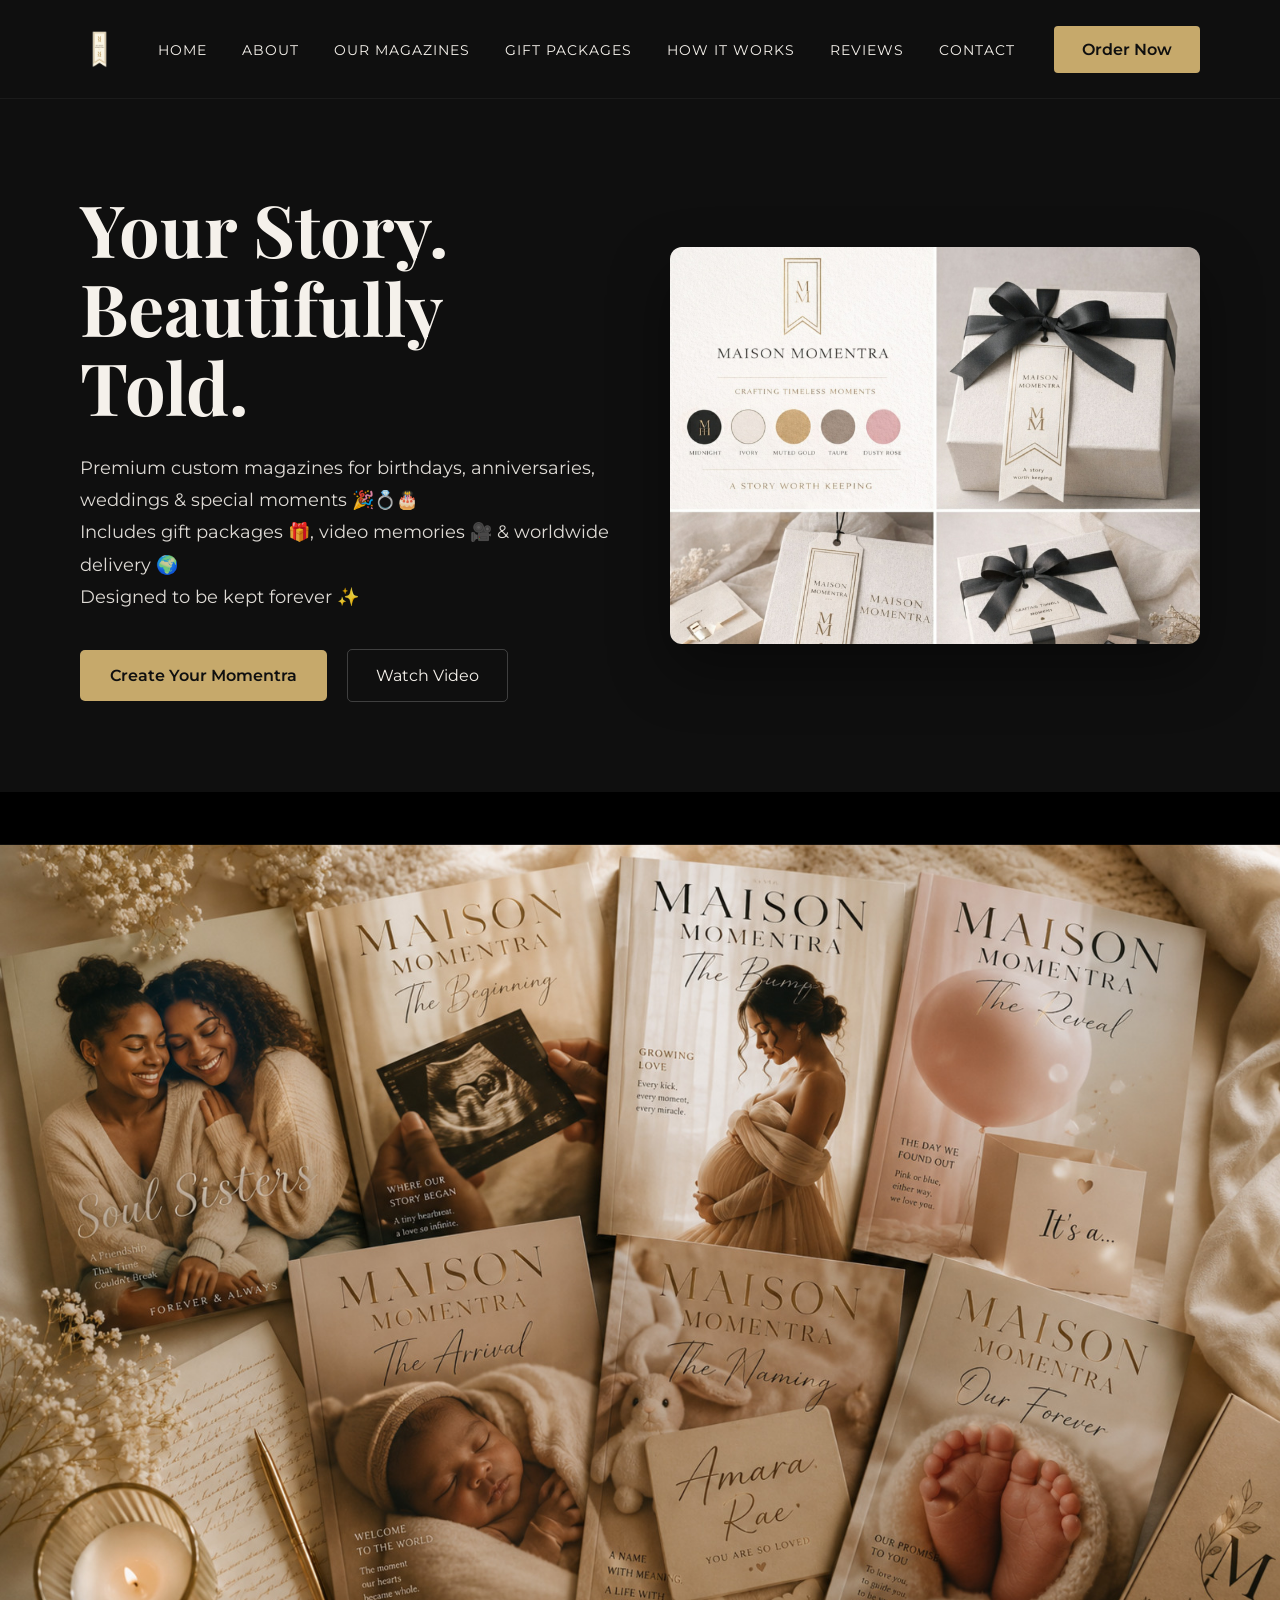
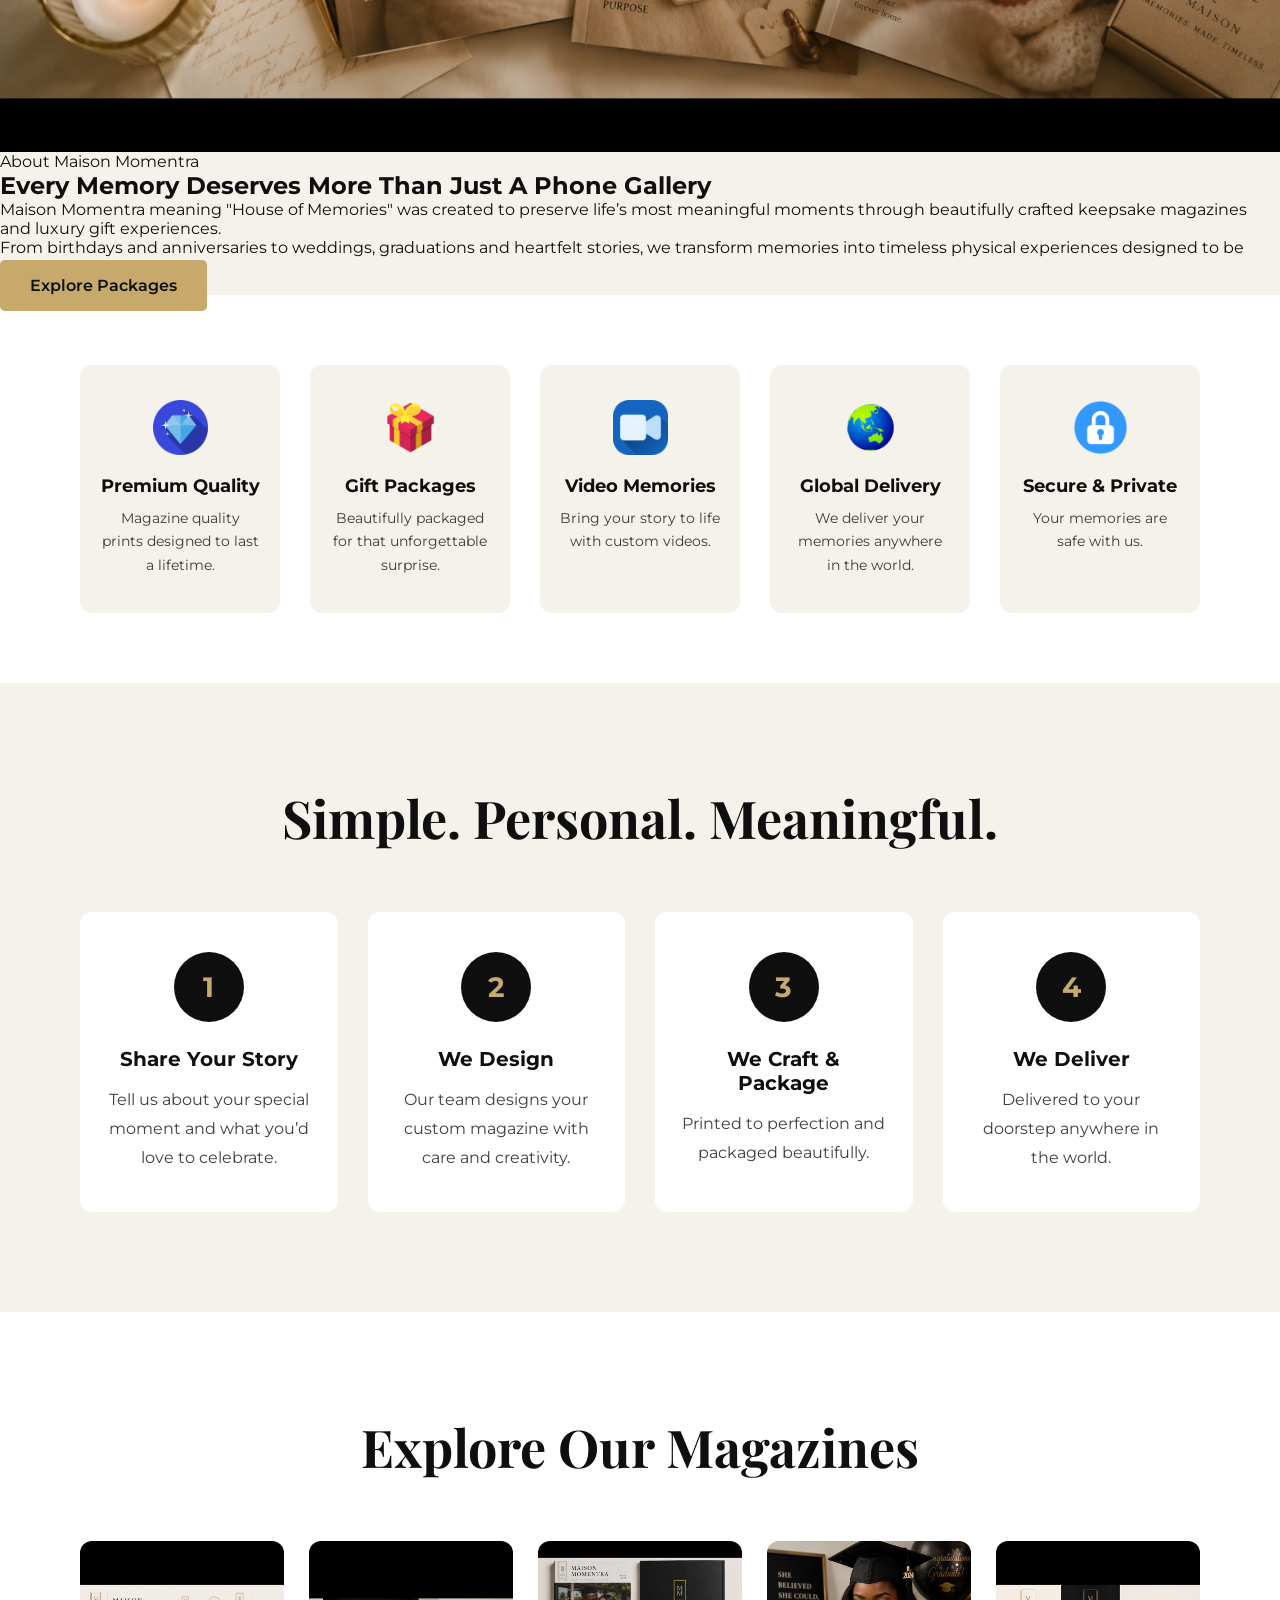
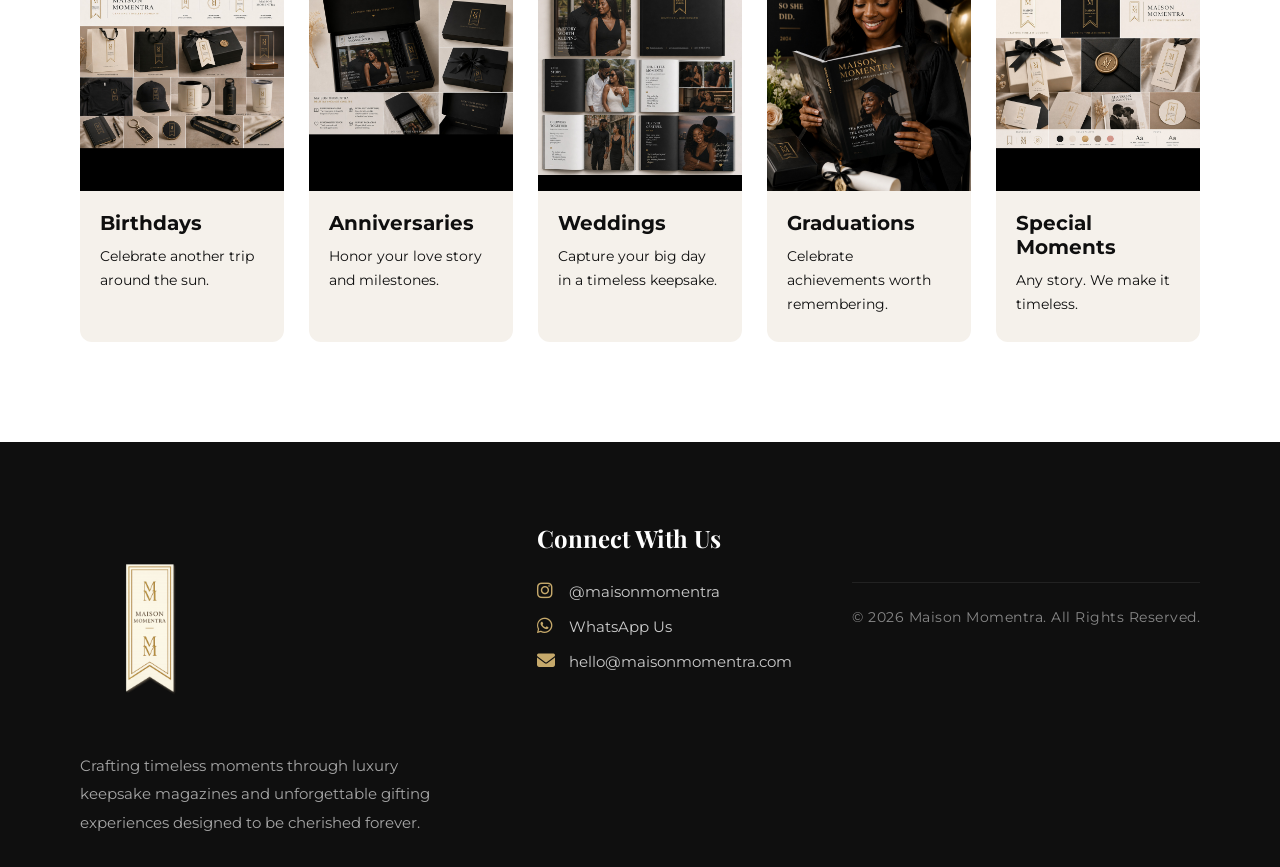
<file: index.html>
<!DOCTYPE html>
<html lang="en">
<head>
    <meta charset="UTF-8">
        <meta name="viewport" content="width=device-width, initial-scale=1.0">
            <title>Maison Momentra</title>
    <!-- Primary Meta Tags -->
<meta name="title" content="Maison Momentra">
<meta name="description" content="Premium custom magazines for birthdays, anniversaries, weddings & unforgettable moments. Beautifully crafted keepsake experiences with luxury packaging, video memories and worldwide delivery.">

<!-- Open Graph / Facebook -->
<meta property="og:type" content="website">
<meta property="og:url" content="https://maisonmomentra.com/">
<meta property="og:title" content="Maison Momentra">
<meta property="og:description" content="Premium custom magazines for birthdays, anniversaries, weddings & unforgettable moments. Beautifully crafted keepsake experiences with luxury packaging, video memories and worldwide delivery.">
<meta property="og:image" content="https://maisonmomentra.com/assets/images/social-preview.jpg">

<!-- Twitter / X -->
<meta property="twitter:card" content="summary_large_image">
<meta property="twitter:url" content="https://maisonmomentra.com/">
<meta property="twitter:title" content="Maison Momentra">
<meta property="twitter:description" content="Premium custom magazines for birthdays, anniversaries, weddings & unforgettable moments. Beautifully crafted keepsake experiences with luxury packaging, video memories and worldwide delivery.">
<meta property="twitter:image" content="https://maisonmomentra.com/assets/images/social-preview.jpg">

<!-- Theme Color -->
<meta name="theme-color" content="#0F0F0F">
                <link rel="icon" href="assets/favicon.ico" type="image/x-icon">
                    <link rel="stylesheet" href="css/style.css">
                        <link href="https://fonts.googleapis.com/css2?family=Playfair+Display:wght@400;700&family=Montserrat:wght@400;500;600&display=swap" rel="stylesheet">
    <link rel="stylesheet" href="https://cdnjs.cloudflare.com/ajax/libs/font-awesome/6.5.1/css/all.min.css">
                       </head>
                        <body>
                            <!-- Navigation -->
                                <header class="navbar">
                                        <div class="logo">
                                                    <img src="assets/images/logo.png" alt="Maison Momentra Logo">
                                                            </div>
                                                                    <nav>
                                                                                <ul>
                                                                                                <li><a href="#home">Home</a></li>
                                                                                                                <li><a href="#about">About</a></li>
                                                                                                                                <li><a href="#magazines">Our Magazines</a></li>
                                                                                                                                                <li><a href="#packages">Gift Packages</a></li>
                                                                                                                                                                <li><a href="#how-it-works">How it Works</a></li>
                                                                                                                                                                                <li><a href="#reviews">Reviews</a></li>
                                                                                                                                                                                                <li><a href="#contact">Contact</a></li>
                                                                                                                                                                                                            </ul>
                                                                                                                                                                                                                    </nav>
                                                                                                                                                                                                                            <a href="#order" class="btn-order">Order Now</a>
                                                                                                                                                                                                                                </header>

                                                                                                                                                                                                                                    <!-- Hero Section -->
                                                                                                                                                                                                                                        <section class="hero" id="home">
                                                                                                                                                                                                                                                <div class="hero-content">
                                                                                                                                                                                                                                                            <h1>Your Story. Beautifully Told.</h1>
                                                                                                                                                                                                                                                                        <p>Premium custom magazines for birthdays, anniversaries, weddings & special moments 🎉💍🎂<br>
                                                                                                                                                                                                                                                                                    Includes gift packages 🎁, video memories 🎥 & worldwide delivery 🌍<br>
                                                                                                                                                                                                                                                                                                Designed to be kept forever ✨</p>
                                                                                                                                                                                                                                                                                                            <div class="hero-buttons">
                                                                                                                                                                                                                                                                                                                            <a href="#order" class="btn-primary">Create Your Momentra</a>
                                                                                                                                                                                                                                                                                                                                            <a href="#watch-video" class="btn-secondary">Watch Video</a>
                                                                                                                                                                                                                                                                                                                                                        </div>
                                                                                                                                                                                                                                                                                                                                                                </div>
                                                                                                                                                                                                                                                                                                                                                                        <div class="hero-image">
                                                                                                                                                                                                                                                                                                                                                                                    <img src="assets/images/hero-magazine.jpg" alt="Maison Momentra Magazine">
                                                                                                                                                                                                                                                                                                                                                                                            </div>
                                                                                                                                                                                                                                                                                                                                                                                                </section>
                        </section>
                            <!-- About Section -->
<section class="about-section" id="about">

    <div class="about-image">
        <img src="assets/images/about-story.jpg" alt="Maison Momentra Story">
    </div>

    <div class="about-content">

        <span class="section-tag">
            About Maison Momentra
        </span>

        <h2>
            Every Memory Deserves More Than Just A Phone Gallery
        </h2>

        <p>
            Maison Momentra meaning "House of Memories" was created to preserve life’s most meaningful moments through beautifully crafted keepsake magazines and luxury gift experiences.
        </p>

        <p>
            From birthdays and anniversaries to weddings, graduations and heartfelt stories, we transform memories into timeless physical experiences designed to be cherished forever.
        </p>

        <a href="#packages" class="btn-primary">
            Explore Packages
        </a>

    </div>

</section>

                                                                                                                                                                                                                                                                                                                                                                                                    <!-- Features Section -->
                                                                                                                                                                                                                                                                                                                                                                                                        <section class="features">
                                                                                                                                                                                                                                                                                                                                                                                                                <div class="feature">
                                                                                                                                                                                                                                                                                                                                                                                                                            <img src="assets/images/icon-quality.png" alt="Premium Quality">
                                                                                                                                                                                                                                                                                                                                                                                                                                        <h3>Premium Quality</h3>
                                                                                                                                                                                                                                                                                                                                                                                                                                                    <p>Magazine quality prints designed to last a lifetime.</p>
                                                                                                                                                                                                                                                                                                                                                                                                                                                            </div>
                                                                                                                                                                                                                                                                                                                                                                                                                                                                    <div class="feature">
                                                                                                                                                                                                                                                                                                                                                                                                                                                                                <img src="assets/images/icon-gift.png" alt="Gift Packages">
                                                                                                                                                                                                                                                                                                                                                                                                                                                                                            <h3>Gift Packages</h3>
                                                                                                                                                                                                                                                                                                                                                                                                                                                                                                        <p>Beautifully packaged for that unforgettable surprise.</p>
                                                                                                                                                                                                                                                                                                                                                                                                                                                                                                                </div>
                                                                                                                                                                                                                                                                                                                                                                                                                                                                                                                        <div class="feature">
                                                                                                                                                                                                                                                                                                                                                                                                                                                                                                                                    <img src="assets/images/icon-video.png" alt="Video Memories">
                                                                                                                                                                                                                                                                                                                                                                                                                                                                                                                                                <h3>Video Memories</h3>
                                                                                                                                                                                                                                                                                                                                                                                                                                                                                                                                                            <p>Bring your story to life with custom videos.</p>
                                                                                                                                                                                                                                                                                                                                                                                                                                                                                                                                                                    </div>
                                                                                                                                                                                                                                                                                                                                                                                                                                                                                                                                                                            <div class="feature">
                                                                                                                                                                                                                                                                                                                                                                                                                                                                                                                                                                                        <img src="assets/images/icon-globe.png" alt="Global Delivery">
                                                                                                                                                                                                                                                                                                                                                                                                                                                                                                                                                                                                    <h3>Global Delivery</h3>
                                                                                                                                                                                                                                                                                                                                                                                                                                                                                                                                                                                                                <p>We deliver your memories anywhere in the world.</p>
                                                                                                                                                                                                                                                                                                                                                                                                                                                                                                                                                                                                                        </div>
                                                                                                                                                                                                                                                                                                                                                                                                                                                                                                                                                                                                                                <div class="feature">
                                                                                                                                                                                                                                                                                                                                                                                                                                                                                                                                                                                                                                            <img src="assets/images/icon-lock.png" alt="Secure">
                                                                                                                                                                                                                                                                                                                                                                                                                                                                                                                                                                                                                                                        <h3>Secure & Private</h3>
                                                                                                                                                                                                                                                                                                                                                                                                                                                                                                                                                                                                                                                                    <p>Your memories are safe with us.</p>
                                                                                                                                                                                                                                                                                                                                                                                                                                                                                                                                                                                                                                                                            </div>
                                                                                                                                                                                                                                                                                                                                                                                                                                                                                                                                                                                                                                                                                </section>

                                                                                                                                                                                                                                                                                                                                                                                                                                                                                                                                                                                                                                                                                    <!-- How It Works -->
                                                                                                                                                                                                                                                                                                                                                                                                                                                                                                                                                                                                                                                                                        <section class="how-it-works" id="how-it-works">
                                                                                                                                                                                                                                                                                                                                                                                                                                                                                                                                                                                                                                                                                                <h2>Simple. Personal. Meaningful.</h2>
                                                                                                                                                                                                                                                                                                                                                                                                                                                                                                                                                                                                                                                                                                        <div class="steps">
                                                                                                                                                                                                                                                                                                                                                                                                                                                                                                                                                                                                                                                                                                                    <div class="step">
                                                                                                                                                                                                                                                                                                                                                                                                                                                                                                                                                                                                                                                                                                                                    <span>1</span>
                                                                                                                                                                                                                                                                                                                                                                                                                                                                                                                                                                                                                                                                                                                                                    <h4>Share Your Story</h4>
                                                                                                                                                                                                                                                                                                                                                                                                                                                                                                                                                                                                                                                                                                                                                                    <p>Tell us about your special moment and what you’d love to celebrate.</p>
                                                                                                                                                                                                                                                                                                                                                                                                                                                                                                                                                                                                                                                                                                                                                                                </div>
                                                                                                                                                                                                                                                                                                                                                                                                                                                                                                                                                                                                                                                                                                                                                                                            <div class="step">
                                                                                                                                                                                                                                                                                                                                                                                                                                                                                                                                                                                                                                                                                                                                                                                                            <span>2</span>
                                                                                                                                                                                                                                                                                                                                                                                                                                                                                                                                                                                                                                                                                                                                                                                                                            <h4>We Design</h4>
                                                                                                                                                                                                                                                                                                                                                                                                                                                                                                                                                                                                                                                                                                                                                                                                                                            <p>Our team designs your custom magazine with care and creativity.</p>
                                                                                                                                                                                                                                                                                                                                                                                                                                                                                                                                                                                                                                                                                                                                                                                                                                                        </div>
                                                                                                                                                                                                                                                                                                                                                                                                                                                                                                                                                                                                                                                                                                                                                                                                                                                                    <div class="step">
                                                                                                                                                                                                                                                                                                                                                                                                                                                                                                                                                                                                                                                                                                                                                                                                                                                                                    <span>3</span>
                                                                                                                                                                                                                                                                                                                                                                                                                                                                                                                                                                                                                                                                                                                                                                                                                                                                                                    <h4>We Craft & Package</h4>
                                                                                                                                                                                                                                                                                                                                                                                                                                                                                                                                                                                                                                                                                                                                                                                                                                                                                                                    <p>Printed to perfection and packaged beautifully.</p>
                                                                                                                                                                                                                                                                                                                                                                                                                                                                                                                                                                                                                                                                                                                                                                                                                                                                                                                                </div>
                                                                                                                                                                                                                                                                                                                                                                                                                                                                                                                                                                                                                                                                                                                                                                                                                                                                                                                                            <div class="step">
                                                                                                                                                                                                                                                                                                                                                                                                                                                                                                                                                                                                                                                                                                                                                                                                                                                                                                                                                            <span>4</span>
                                                                                                                                                                                                                                                                                                                                                                                                                                                                                                                                                                                                                                                                                                                                                                                                                                                                                                                                                                            <h4>We Deliver</h4>
                                                                                                                                                                                                                                                                                                                                                                                                                                                                                                                                                                                                                                                                                                                                                                                                                                                                                                                                                                                            <p>Delivered to your doorstep anywhere in the world.</p>
                                                                                                                                                                                                                                                                                                                                                                                                                                                                                                                                                                                                                                                                                                                                                                                                                                                                                                                                                                                                        </div>
                                                                                                                                                                                                                                                                                                                                                                                                                                                                                                                                                                                                                                                                                                                                                                                                                                                                                                                                                                                                                </div>
                                                                                                                                                                                                                                                                                                                                                                                                                                                                                                                                                                                                                                                                                                                                                                                                                                                                                                                                                                                                                    </section>

                                                                                                                                                                                                                                                                                                                                                                                                                                                                                                                                                                                                                                                                                                                                                                                                                                                                                                                                                                                                                        <!-- Magazines Section -->
                                                                                                                                                                                                                                                                                                                                                                                                                                                                                                                                                                                                                                                                                                                                                                                                                                                                                                                                                                                                                            <section class="magazines" id="magazines">
                                                                                                                                                                                                                                                                                                                                                                                                                                                                                                                                                                                                                                                                                                                                                                                                                                                                                                                                                                                                                                    <h2>Explore Our Magazines</h2>
                                                                                                                                                                                                                                                                                                                                                                                                                                                                                                                                                                                                                                                                                                                                                                                                                                                                                                                                                                                                                                            <div class="magazine-cards">
                                                                                                                                                                                                                                                                                                                                                                                                                                                                                                                                                                                                                                                                                                                                                                                                                                                                                                                                                                                                                                                        <div class="card">
                                                                                                                                                                                                                                                                                                                                                                                                                                                                                                                                                                                                                                                                                                                                                                                                                                                                                                                                                                                                                                                                        <img src="assets/images/birthday.jpg" alt="Birthdays">
                                                                                                                                                                                                                                                                                                                                                                                                                                                                                                                                                                                                                                                                                                                                                                                                                                                                                                                                                                                                                                                                                        <h4>Birthdays</h4>
                                                                                                                                                                                                                                                                                                                                                                                                                                                                                                                                                                                                                                                                                                                                                                                                                                                                                                                                                                                                                                                                                                        <p>Celebrate another trip around the sun.</p>
                                                                                                                                                                                                                                                                                                                                                                                                                                                                                                                                                                                                                                                                                                                                                                                                                                                                                                                                                                                                                                                                                                                    </div>
                                                                                                                                                                                                                                                                                                                                                                                                                                                                                                                                                                                                                                                                                                                                                                                                                                                                                                                                                                                                                                                                                                                                <div class="card">
                                                                                                                                                                                                                                                                                                                                                                                                                                                                                                                                                                                                                                                                                                                                                                                                                                                                                                                                                                                                                                                                                                                                                <img src="assets/images/anniversary.jpg" alt="Anniversaries">
                                                                                                                                                                                                                                                                                                                                                                                                                                                                                                                                                                                                                                                                                                                                                                                                                                                                                                                                                                                                                                                                                                                                                                <h4>Anniversaries</h4>
                                                                                                                                                                                                                                                                                                                                                                                                                                                                                                                                                                                                                                                                                                                                                                                                                                                                                                                                                                                                                                                                                                                                                                                <p>Honor your love story and milestones.</p>
                                                                                                                                                                                                                                                                                                                                                                                                                                                                                                                                                                                                                                                                                                                                                                                                                                                                                                                                                                                                                                                                                                                                                                                            </div>
                                                                                                                                                                                                                                                                                                                                                                                                                                                                                                                                                                                                                                                                                                                                                                                                                                                                                                                                                                                                                                                                                                                                                                                                        <div class="card">
                                                                                                                                                                                                                                                                                                                                                                                                                                                                                                                                                                                                                                                                                                                                                                                                                                                                                                                                                                                                                                                                                                                                                                                                                        <img src="assets/images/wedding.jpg" alt="Weddings">
                                                                                                                                                                                                                                                                                                                                                                                                                                                                                                                                                                                                                                                                                                                                                                                                                                                                                                                                                                                                                                                                                                                                                                                                                                        <h4>Weddings</h4>
                                                                                                                                                                                                                                                                                                                                                                                                                                                                                                                                                                                                                                                                                                                                                                                                                                                                                                                                                                                                                                                                                                                                                                                                                                                        <p>Capture your big day in a timeless keepsake.</p>
                                                                                                                                                                                                                                                                                                                                                                                                                                                                                                                                                                                                                                                                                                                                                                                                                                                                                                                                                                                                                                                                                                                                                                                                                                                                    </div>
                                                                                                                                                                                                                                                                                                                                                                                                                                                                                                                                                                                                                                                                                                                                                                                                                                                                                                                                                                                                                                                                                                                                                                                                                                                                                <div class="card">
                                                                                                                                                                                                                                                                                                                                                                                                                                                                                                                                                                                                                                                                                                                                                                                                                                                                                                                                                                                                                                                                                                                                                                                                                                                                                                <img src="assets/images/graduation.jpg" alt="Graduations">
                                                                                                                                                                                                                                                                                                                                                                                                                                                                                                                                                                                                                                                                                                                                                                                                                                                                                                                                                                                                                                                                                                                                                                                                                                                                                                                <h4>Graduations</h4>
                                                                                                                                                                                                                                                                                                                                                                                                                                                                                                                                                                                                                                                                                                                                                                                                                                                                                                                                                                                                                                                                                                                                                                                                                                                                                                                                <p>Celebrate achievements worth remembering.</p>
                                                                                                                                                                                                                                                                                                                                                                                                                                                                                                                                                                                                                                                                                                                                                                                                                                                                                                                                                                                                                                                                                                                                                                                                                                                                                                                                            </div>
                                                                                                                                                                                                                                                                                                                                                                                                                                                                                                                                                                                                                                                                                                                                                                                                                                                                                                                                                                                                                                                                                                                                                                                                                                                                                                                                                        <div class="card">
                                                                                                                                                                                                                                                                                                                                                                                                                                                                                                                                                                                                                                                                                                                                                                                                                                                                                                                                                                                                                                                                                                                                                                                                                                                                                                                                                                        <img src="assets/images/special.jpg" alt="Special Moments">
                                                                                                                                                                                                                                                                                                                                                                                                                                                                                                                                                                                                                                                                                                                                                                                                                                                                                                                                                                                                                                                                                                                                                                                                                                                                                                                                                                                        <h4>Special Moments</h4>
                                                                                                                                                                                                                                                                                                                                                                                                                                                                                                                                                                                                                                                                                                                                                                                                                                                                                                                                                                                                                                                                                                                                                                                                                                                                                                                                                                                                        <p>Any story. We make it timeless.</p>
                                                                                                                                                                                                                                                                                                                                                                                                                                                                                                                                                                                                                                                                                                                                                                                                                                                                                                                                                                                                                                                                                                                                                                                                                                                                                                                                                                                                                    </div>
                                                                                                                                                                                                                                                                                                                                                                                                                                                                                                                                                                                                                                                                                                                                                                                                                                                                                                                                                                                                                                                                                                                                                                                                                                                                                                                                                                                                                            </div>
                                                                                                                                                                                                                                                                                                                                                                                                                                                                                                                                                                                                                                                                                                                                                                                                                                                                                                                                                                                                                                                                                                                                                                                                                                                                                                                                                                                                                                </section>

                                                                                                                                                                                                                                                                                                                                                                                                                                                                                                                                                                                                                                                                                                                                                                                                                                                                                                                                                                                                                                                                                                                                                                                                                                                                                                                                                                                                                                    <!-- Footer -->
<footer class="footer" id="contact">

    <div class="footer-container">

        <!-- Brand Info -->
        <div class="footer-brand">

            <img src="assets/images/logo.png" alt="Maison Momentra Logo">

            <p>
                Crafting timeless moments through luxury keepsake magazines and unforgettable gifting experiences designed to be cherished forever.
            </p>

        </div>


        <!-- Social Links -->
        <div class="footer-links">

            <h3>Connect With Us</h3>

            <a href="https://instagram.com/maisonmomentra" target="_blank">

                <i class="fa-brands fa-instagram"></i>

                @maisonmomentra

            </a>


            <a href="https://wa.me/2348120743733" target="_blank">

                <i class="fa-brands fa-whatsapp"></i>

                WhatsApp Us

            </a>


            <a href="mailto:hello@maisonmomentra.com">

                <i class="fa-solid fa-envelope"></i>

                hello@maisonmomentra.com

            </a>

        </div>


    <!-- Bottom -->
    <div class="footer-bottom">

        <p>
            © 2026 Maison Momentra. All Rights Reserved.
        </p>

    </div>

</footer>
</file>
<file: css/style.css>
/* =========================
   RESET & GLOBAL
   ========================= */
   *{
       margin:0;
           padding:0;
               box-sizing:border-box;
               }

               html{
                   scroll-behavior:smooth;
                   }

                   body{
                       font-family:'Montserrat', sans-serif;
                           background:#f5f1eb;
                               color:#0f0f0f;
                                   overflow-x:hidden;
                                   }

                                   img{
                                       width:100%;
                                           display:block;
                                           }

                                           a{
                                               text-decoration:none;
                                               }

                                               section{
                                                   width:100%;
                                                   }

                                                   /* =========================
                                                      VARIABLES
                                                      ========================= */
                                                      :root{
                                                          --black:#0F0F0F;
                                                              --cream:#F5F1EB;
                                                                  --gold:#C6A96B;
                                                                      --white:#ffffff;
                                                                          --transition:0.3s ease;
                                                                          }

                                                                          /* =========================
                                                                             NAVBAR
                                                                             ========================= */
                                                                             .navbar{
                                                                                 width:100%;
                                                                                     display:flex;
                                                                                         justify-content:space-between;
                                                                                             align-items:center;
                                                                                                 padding:20px 80px;
                                                                                                     background:var(--black);
                                                                                                         position:sticky;
                                                                                                             top:0;
                                                                                                                 z-index:999;
                                                                                                                     border-bottom:1px solid rgba(255,255,255,0.05);
                                                                                                                     }

                                                                                                                     .logo img{
                                                                                                                         height:58px;
                                                                                                                             width:auto;
                                                                                                                             }

                                                                                                                             .navbar nav ul{
                                                                                                                                 display:flex;
                                                                                                                                     gap:35px;
                                                                                                                                         list-style:none;
                                                                                                                                         }

                                                                                                                                         .navbar nav ul li a{
                                                                                                                                             color:var(--cream);
                                                                                                                                                 font-size:14px;
                                                                                                                                                     letter-spacing:1px;
                                                                                                                                                         text-transform:uppercase;
                                                                                                                                                             transition:var(--transition);
                                                                                                                                                                 position:relative;
                                                                                                                                                                 }

                                                                                                                                                                 .navbar nav ul li a:hover{
                                                                                                                                                                     color:var(--gold);
                                                                                                                                                                     }

                                                                                                                                                                     .navbar nav ul li a::after{
                                                                                                                                                                         content:'';
                                                                                                                                                                             position:absolute;
                                                                                                                                                                                 left:0;
                                                                                                                                                                                     bottom:-6px;
                                                                                                                                                                                         width:0%;
                                                                                                                                                                                             height:1px;
                                                                                                                                                                                                 background:var(--gold);
                                                                                                                                                                                                     transition:var(--transition);
                                                                                                                                                                                                     }

                                                                                                                                                                                                     .navbar nav ul li a:hover::after{
                                                                                                                                                                                                         width:100%;
                                                                                                                                                                                                         }

                                                                                                                                                                                                         .btn-order{
                                                                                                                                                                                                             padding:14px 28px;
                                                                                                                                                                                                                 background:var(--gold);
                                                                                                                                                                                                                     color:var(--black);
                                                                                                                                                                                                                         border-radius:4px;
                                                                                                                                                                                                                             font-weight:600;
                                                                                                                                                                                                                                 transition:var(--transition);
                                                                                                                                                                                                                                 }

                                                                                                                                                                                                                                 .btn-order:hover{
                                                                                                                                                                                                                                     transform:translateY(-3px);
                                                                                                                                                                                                                                         opacity:0.9;
                                                                                                                                                                                                                                         }

                                                                                                                                                                                                                                         /* =========================
                                                                                                                                                                                                                                            HERO SECTION
                                                                                                                                                                                                                                            ========================= */
                                                                                                                                                                                                                                            .hero{
                                                                                                                                                                                                                                                display:flex;
                                                                                                                                                                                                                                                    justify-content:space-between;
                                                                                                                                                                                                                                                        align-items:center;
                                                                                                                                                                                                                                                            gap:60px;
                                                                                                                                                                                                                                                                padding:90px 80px;
                                                                                                                                                                                                                                                                    background:var(--black);
                                                                                                                                                                                                                                                                        color:var(--cream);
                                                                                                                                                                                                                                                                        }

                                                                                                                                                                                                                                                                        .hero-content{
                                                                                                                                                                                                                                                                            flex:1;
                                                                                                                                                                                                                                                                            }

                                                                                                                                                                                                                                                                            .hero-content h1{
                                                                                                                                                                                                                                                                                font-family:'Playfair Display', serif;
                                                                                                                                                                                                                                                                                    font-size:72px;
                                                                                                                                                                                                                                                                                        line-height:1.1;
                                                                                                                                                                                                                                                                                            margin-bottom:25px;
                                                                                                                                                                                                                                                                                                font-weight:700;
                                                                                                                                                                                                                                                                                                }

                                                                                                                                                                                                                                                                                                .hero-content p{
                                                                                                                                                                                                                                                                                                    font-size:18px;
                                                                                                                                                                                                                                                                                                        line-height:1.8;
                                                                                                                                                                                                                                                                                                            margin-bottom:35px;
                                                                                                                                                                                                                                                                                                                max-width:650px;
                                                                                                                                                                                                                                                                                                                    opacity:0.9;
                                                                                                                                                                                                                                                                                                                    }

                                                                                                                                                                                                                                                                                                                    .hero-buttons{
                                                                                                                                                                                                                                                                                                                        display:flex;
                                                                                                                                                                                                                                                                                                                            align-items:center;
                                                                                                                                                                                                                                                                                                                                gap:20px;
                                                                                                                                                                                                                                                                                                                                    flex-wrap:wrap;
                                                                                                                                                                                                                                                                                                                                    }

                                                                                                                                                                                                                                                                                                                                    .btn-primary{
                                                                                                                                                                                                                                                                                                                                        background:var(--gold);
                                                                                                                                                                                                                                                                                                                                            color:var(--black);
                                                                                                                                                                                                                                                                                                                                                padding:16px 30px;
                                                                                                                                                                                                                                                                                                                                                    border-radius:5px;
                                                                                                                                                                                                                                                                                                                                                        font-weight:600;
                                                                                                                                                                                                                                                                                                                                                            transition:var(--transition);
                                                                                                                                                                                                                                                                                                                                                            }

                                                                                                                                                                                                                                                                                                                                                            .btn-primary:hover{
                                                                                                                                                                                                                                                                                                                                                                transform:translateY(-4px);
                                                                                                                                                                                                                                                                                                                                                                }

                                                                                                                                                                                                                                                                                                                                                                .btn-secondary{
                                                                                                                                                                                                                                                                                                                                                                    border:1px solid rgba(255,255,255,0.2);
                                                                                                                                                                                                                                                                                                                                                                        color:var(--cream);
                                                                                                                                                                                                                                                                                                                                                                            padding:16px 28px;
                                                                                                                                                                                                                                                                                                                                                                                border-radius:5px;
                                                                                                                                                                                                                                                                                                                                                                                    transition:var(--transition);
                                                                                                                                                                                                                                                                                                                                                                                    }

                                                                                                                                                                                                                                                                                                                                                                                    .btn-secondary:hover{
                                                                                                                                                                                                                                                                                                                                                                                        border-color:var(--gold);
                                                                                                                                                                                                                                                                                                                                                                                            color:var(--gold);
                                                                                                                                                                                                                                                                                                                                                                                            }

                                                                                                                                                                                                                                                                                                                                                                                            .hero-image{
                                                                                                                                                                                                                                                                                                                                                                                                flex:1;
                                                                                                                                                                                                                                                                                                                                                                                                    position:relative;
                                                                                                                                                                                                                                                                                                                                                                                                    }

                                                                                                                                                                                                                                                                                                                                                                                                    .hero-image img{
                                                                                                                                                                                                                                                                                                                                                                                                        border-radius:12px;
                                                                                                                                                                                                                                                                                                                                                                                                            box-shadow:0 25px 60px rgba(0,0,0,0.4);
                                                                                                                                                                                                                                                                                                                                                                                                            }

                                                                                                                                                                                                                                                                                                                                                                                                            /* =========================
                                                                                                                                                                                                                                                                                                                                                                                                               FEATURES
                                                                                                                                                                                                                                                                                                                                                                                                               ========================= */
                                                                                                                                                                                                                                                                                                                                                                                                               .features{
                                                                                                                                                                                                                                                                                                                                                                                                                   display:grid;
                                                                                                                                                                                                                                                                                                                                                                                                                       grid-template-columns:repeat(5,1fr);
                                                                                                                                                                                                                                                                                                                                                                                                                           gap:30px;
                                                                                                                                                                                                                                                                                                                                                                                                                               padding:70px 80px;
                                                                                                                                                                                                                                                                                                                                                                                                                                   background:var(--white);
                                                                                                                                                                                                                                                                                                                                                                                                                                   }

                                                                                                                                                                                                                                                                                                                                                                                                                                   .feature{
                                                                                                                                                                                                                                                                                                                                                                                                                                       background:var(--cream);
                                                                                                                                                                                                                                                                                                                                                                                                                                           padding:35px 20px;
                                                                                                                                                                                                                                                                                                                                                                                                                                               border-radius:12px;
                                                                                                                                                                                                                                                                                                                                                                                                                                                   text-align:center;
                                                                                                                                                                                                                                                                                                                                                                                                                                                       transition:var(--transition);
                                                                                                                                                                                                                                                                                                                                                                                                                                                       }

                                                                                                                                                                                                                                                                                                                                                                                                                                                       .feature:hover{
                                                                                                                                                                                                                                                                                                                                                                                                                                                           transform:translateY(-8px);
                                                                                                                                                                                                                                                                                                                                                                                                                                                           }

                                                                                                                                                                                                                                                                                                                                                                                                                                                           .feature img{
                                                                                                                                                                                                                                                                                                                                                                                                                                                               width:55px;
                                                                                                                                                                                                                                                                                                                                                                                                                                                                   margin:0 auto 20px;
                                                                                                                                                                                                                                                                                                                                                                                                                                                                   }

                                                                                                                                                                                                                                                                                                                                                                                                                                                                   .feature h3{
                                                                                                                                                                                                                                                                                                                                                                                                                                                                       margin-bottom:10px;
                                                                                                                                                                                                                                                                                                                                                                                                                                                                           font-size:18px;
                                                                                                                                                                                                                                                                                                                                                                                                                                                                           }

                                                                                                                                                                                                                                                                                                                                                                                                                                                                           .feature p{
                                                                                                                                                                                                                                                                                                                                                                                                                                                                               font-size:14px;
                                                                                                                                                                                                                                                                                                                                                                                                                                                                                   line-height:1.7;
                                                                                                                                                                                                                                                                                                                                                                                                                                                                                       opacity:0.8;
                                                                                                                                                                                                                                                                                                                                                                                                                                                                                       }

                                                                                                                                                                                                                                                                                                                                                                                                                                                                                       /* =========================
                                                                                                                                                                                                                                                                                                                                                                                                                                                                                          HOW IT WORKS
                                                                                                                                                                                                                                                                                                                                                                                                                                                                                          ========================= */
                                                                                                                                                                                                                                                                                                                                                                                                                                                                                          .how-it-works{
                                                                                                                                                                                                                                                                                                                                                                                                                                                                                              padding:100px 80px;
                                                                                                                                                                                                                                                                                                                                                                                                                                                                                                  text-align:center;
                                                                                                                                                                                                                                                                                                                                                                                                                                                                                                  }

                                                                                                                                                                                                                                                                                                                                                                                                                                                                                                  .how-it-works h2{
                                                                                                                                                                                                                                                                                                                                                                                                                                                                                                      font-family:'Playfair Display', serif;
                                                                                                                                                                                                                                                                                                                                                                                                                                                                                                          font-size:52px;
                                                                                                                                                                                                                                                                                                                                                                                                                                                                                                              margin-bottom:60px;
                                                                                                                                                                                                                                                                                                                                                                                                                                                                                                              }

                                                                                                                                                                                                                                                                                                                                                                                                                                                                                                              .steps{
                                                                                                                                                                                                                                                                                                                                                                                                                                                                                                                  display:grid;
                                                                                                                                                                                                                                                                                                                                                                                                                                                                                                                      grid-template-columns:repeat(4,1fr);
                                                                                                                                                                                                                                                                                                                                                                                                                                                                                                                          gap:30px;
                                                                                                                                                                                                                                                                                                                                                                                                                                                                                                                          }

                                                                                                                                                                                                                                                                                                                                                                                                                                                                                                                          .step{
                                                                                                                                                                                                                                                                                                                                                                                                                                                                                                                              background:var(--white);
                                                                                                                                                                                                                                                                                                                                                                                                                                                                                                                                  padding:40px 25px;
                                                                                                                                                                                                                                                                                                                                                                                                                                                                                                                                      border-radius:12px;
                                                                                                                                                                                                                                                                                                                                                                                                                                                                                                                                          transition:var(--transition);
                                                                                                                                                                                                                                                                                                                                                                                                                                                                                                                                          }

                                                                                                                                                                                                                                                                                                                                                                                                                                                                                                                                          .step:hover{
                                                                                                                                                                                                                                                                                                                                                                                                                                                                                                                                              transform:translateY(-8px);
                                                                                                                                                                                                                                                                                                                                                                                                                                                                                                                                              }

                                                                                                                                                                                                                                                                                                                                                                                                                                                                                                                                              .step span{
                                                                                                                                                                                                                                                                                                                                                                                                                                                                                                                                                  width:70px;
                                                                                                                                                                                                                                                                                                                                                                                                                                                                                                                                                      height:70px;
                                                                                                                                                                                                                                                                                                                                                                                                                                                                                                                                                          display:flex;
                                                                                                                                                                                                                                                                                                                                                                                                                                                                                                                                                              justify-content:center;
                                                                                                                                                                                                                                                                                                                                                                                                                                                                                                                                                                  align-items:center;
                                                                                                                                                                                                                                                                                                                                                                                                                                                                                                                                                                      background:var(--black);
                                                                                                                                                                                                                                                                                                                                                                                                                                                                                                                                                                          color:var(--gold);
                                                                                                                                                                                                                                                                                                                                                                                                                                                                                                                                                                              font-size:28px;
                                                                                                                                                                                                                                                                                                                                                                                                                                                                                                                                                                                  border-radius:50%;
                                                                                                                                                                                                                                                                                                                                                                                                                                                                                                                                                                                      margin:0 auto 25px;
                                                                                                                                                                                                                                                                                                                                                                                                                                                                                                                                                                                          font-weight:700;
                                                                                                                                                                                                                                                                                                                                                                                                                                                                                                                                                                                          }

                                                                                                                                                                                                                                                                                                                                                                                                                                                                                                                                                                                          .step h4{
                                                                                                                                                                                                                                                                                                                                                                                                                                                                                                                                                                                              margin-bottom:15px;
                                                                                                                                                                                                                                                                                                                                                                                                                                                                                                                                                                                                  font-size:20px;
                                                                                                                                                                                                                                                                                                                                                                                                                                                                                                                                                                                                  }

                                                                                                                                                                                                                                                                                                                                                                                                                                                                                                                                                                                                  .step p{
                                                                                                                                                                                                                                                                                                                                                                                                                                                                                                                                                                                                      line-height:1.8;
                                                                                                                                                                                                                                                                                                                                                                                                                                                                                                                                                                                                          opacity:0.8;
                                                                                                                                                                                                                                                                                                                                                                                                                                                                                                                                                                                                          }

                                                                                                                                                                                                                                                                                                                                                                                                                                                                                                                                                                                                          /* =========================
                                                                                                                                                                                                                                                                                                                                                                                                                                                                                                                                                                                                             MAGAZINES
                                                                                                                                                                                                                                                                                                                                                                                                                                                                                                                                                                                                             ========================= */
                                                                                                                                                                                                                                                                                                                                                                                                                                                                                                                                                                                                             .magazines{
                                                                                                                                                                                                                                                                                                                                                                                                                                                                                                                                                                                                                 padding:100px 80px;
                                                                                                                                                                                                                                                                                                                                                                                                                                                                                                                                                                                                                     background:var(--white);
                                                                                                                                                                                                                                                                                                                                                                                                                                                                                                                                                                                                                     }

                                                                                                                                                                                                                                                                                                                                                                                                                                                                                                                                                                                                                     .magazines h2{
                                                                                                                                                                                                                                                                                                                                                                                                                                                                                                                                                                                                                         text-align:center;
                                                                                                                                                                                                                                                                                                                                                                                                                                                                                                                                                                                                                             font-family:'Playfair Display', serif;
                                                                                                                                                                                                                                                                                                                                                                                                                                                                                                                                                                                                                                 font-size:52px;
                                                                                                                                                                                                                                                                                                                                                                                                                                                                                                                                                                                                                                     margin-bottom:60px;
                                                                                                                                                                                                                                                                                                                                                                                                                                                                                                                                                                                                                                     }

                                                                                                                                                                                                                                                                                                                                                                                                                                                                                                                                                                                                                                     .magazine-cards{
                                                                                                                                                                                                                                                                                                                                                                                                                                                                                                                                                                                                                                         display:grid;
                                                                                                                                                                                                                                                                                                                                                                                                                                                                                                                                                                                                                                             grid-template-columns:repeat(5,1fr);
                                                                                                                                                                                                                                                                                                                                                                                                                                                                                                                                                                                                                                                 gap:25px;
                                                                                                                                                                                                                                                                                                                                                                                                                                                                                                                                                                                                                                                 }

                                                                                                                                                                                                                                                                                                                                                                                                                                                                                                                                                                                                                                                 .card{
                                                                                                                                                                                                                                                                                                                                                                                                                                                                                                                                                                                                                                                     background:var(--cream);
                                                                                                                                                                                                                                                                                                                                                                                                                                                                                                                                                                                                                                                         border-radius:12px;
                                                                                                                                                                                                                                                                                                                                                                                                                                                                                                                                                                                                                                                             overflow:hidden;
                                                                                                                                                                                                                                                                                                                                                                                                                                                                                                                                                                                                                                                                 transition:var(--transition);
                                                                                                                                                                                                                                                                                                                                                                                                                                                                                                                                                                                                                                                                 }

                                                                                                                                                                                                                                                                                                                                                                                                                                                                                                                                                                                                                                                                 .card:hover{
                                                                                                                                                                                                                                                                                                                                                                                                                                                                                                                                                                                                                                                                     transform:translateY(-8px);
                                                                                                                                                                                                                                                                                                                                                                                                                                                                                                                                                                                                                                                                     }

                                                                                                                                                                                                                                                                                                                                                                                                                                                                                                                                                                                                                                                                     .card img{
                                                                                                                                                                                                                                                                                                                                                                                                                                                                                                                                                                                                                                                                         height:250px;
                                                                                                                                                                                                                                                                                                                                                                                                                                                                                                                                                                                                                                                                             object-fit:cover;
                                                                                                                                                                                                                                                                                                                                                                                                                                                                                                                                                                                                                                                                             }

                                                                                                                                                                                                                                                                                                                                                                                                                                                                                                                                                                                                                                                                             .card h4{
                                                                                                                                                                                                                                                                                                                                                                                                                                                                                                                                                                                                                                                                                 padding:20px 20px 10px;
                                                                                                                                                                                                                                                                                                                                                                                                                                                                                                                                                                                                                                                                                     font-size:20px;
                                                                                                                                                                                                                                                                                                                                                                                                                                                                                                                                                                                                                                                                                     }

                                                                                                                                                                                                                                                                                                                                                                                                                                                                                                                                                                                                                                                                                     .card p{
                                                                                                                                                                                                                                                                                                                                                                                                                                                                                                                                                                                                                                                                                         padding:0 20px 25px;
                                                                                                                                                                                                                                                                                                                                                                                                                                                                                                                                                                                                                                                                                             line-height:1.7;
                                                                                                                                                                                                                                                                                                                                                                                                                                                                                                                                                                                                                                                                                                 font-size:14px;
                                                                                                                                                                                                                                                                                                                                                                                                                                                                                                                                                                                                                                                                                                 }

                                                                                                                                                                                                                                                                                                                                                                                                                                                                                                                                                                                                                                                                                                 /* =========================
                                                                                                                                                                                                                                                                                                                                                                                                                                                                                                                                                                                                                                                                                                    FOOTER
                                                                                                                                                                                                                                                                                                                                                                                                                                                                                                                                                                                                                                                                                                    ========================= */
                                                                                                                                                                                                                                                                                                                                                                                                                                                                                                                                                                                                                                                                                                    footer{
                                                                                                                                                                                                                                                                                                                                                                                                                                                                                                                                                                                                                                                                                                        background:var(--black);
                                                                                                                                                                                                                                                                                                                                                                                                                                                                                                                                                                                                                                                                                                            color:var(--cream);
                                                                                                                                                                                                                                                                                                                                                                                                                                                                                                                                                                                                                                                                                                                padding:70px 80px 30px;
                                                                                                                                                                                                                                                                                                                                                                                                                                                                                                                                                                                                                                                                                                                }

                                                                                                                                                                                                                                                                                                                                                                                                                                                                                                                                                                                                                                                                                                                .footer-container{
                                                                                                                                                                                                                                                                                                                                                                                                                                                                                                                                                                                                                                                                                                                    display:grid;
                                                                                                                                                                                                                                                                                                                                                                                                                                                                                                                                                                                                                                                                                                                        grid-template-columns:2fr 1fr 1fr;
                                                                                                                                                                                                                                                                                                                                                                                                                                                                                                                                                                                                                                                                                                                            gap:50px;
                                                                                                                                                                                                                                                                                                                                                                                                                                                                                                                                                                                                                                                                                                                            }

                                                                                                                                                                                                                                                                                                                                                                                                                                                                                                                                                                                                                                                                                                                            .footer-brand img{
                                                                                                                                                                                                                                                                                                                                                                                                                                                                                                                                                                                                                                                                                                                                width:120px;
                                                                                                                                                                                                                                                                                                                                                                                                                                                                                                                                                                                                                                                                                                                                    margin-bottom:20px;
                                                                                                                                                                                                                                                                                                                                                                                                                                                                                                                                                                                                                                                                                                                                    }

                                                                                                                                                                                                                                                                                                                                                                                                                                                                                                                                                                                                                                                                                                                                    .footer-brand p{
                                                                                                                                                                                                                                                                                                                                                                                                                                                                                                                                                                                                                                                                                                                                        line-height:1.8;
                                                                                                                                                                                                                                                                                                                                                                                                                                                                                                                                                                                                                                                                                                                                            opacity:0.8;
                                                                                                                                                                                                                                                                                                                                                                                                                                                                                                                                                                                                                                                                                                                                            }

                                                                                                                                                                                                                                                                                                                                                                                                                                                                                                                                                                                                                                                                                                                                            .footer-links h4,
                                                                                                                                                                                                                                                                                                                                                                                                                                                                                                                                                                                                                                                                                                                                            .footer-contact h4{
                                                                                                                                                                                                                                                                                                                                                                                                                                                                                                                                                                                                                                                                                                                                                margin-bottom:20px;
                                                                                                                                                                                                                                                                                                                                                                                                                                                                                                                                                                                                                                                                                                                                                    color:var(--gold);
                                                                                                                                                                                                                                                                                                                                                                                                                                                                                                                                                                                                                                                                                                                                                    }

                                                                                                                                                                                                                                                                                                                                                                                                                                                                                                                                                                                                                                                                                                                                                    .footer-links ul{
                                                                                                                                                                                                                                                                                                                                                                                                                                                                                                                                                                                                                                                                                                                                                        list-style:none;
                                                                                                                                                                                                                                                                                                                                                                                                                                                                                                                                                                                                                                                                                                                                                        }

                                                                                                                                                                                                                                                                                                                                                                                                                                                                                                                                                                                                                                                                                                                                                        .footer-links ul li{
                                                                                                                                                                                                                                                                                                                                                                                                                                                                                                                                                                                                                                                                                                                                                            margin-bottom:12px;
                                                                                                                                                                                                                                                                                                                                                                                                                                                                                                                                                                                                                                                                                                                                                            }

                                                                                                                                                                                                                                                                                                                                                                                                                                                                                                                                                                                                                                                                                                                                                            .footer-links ul li a{
                                                                                                                                                                                                                                                                                                                                                                                                                                                                                                                                                                                                                                                                                                                                                                color:var(--cream);
                                                                                                                                                                                                                                                                                                                                                                                                                                                                                                                                                                                                                                                                                                                                                                    opacity:0.8;
                                                                                                                                                                                                                                                                                                                                                                                                                                                                                                                                                                                                                                                                                                                                                                        transition:var(--transition);
                                                                                                                                                                                                                                                                                                                                                                                                                                                                                                                                                                                                                                                                                                                                                                        }

                                                                                                                                                                                                                                                                                                                                                                                                                                                                                                                                                                                                                                                                                                                                                                        .footer-links ul li a:hover{
                                                                                                                                                                                                                                                                                                                                                                                                                                                                                                                                                                                                                                                                                                                                                                            color:var(--gold);
                                                                                                                                                                                                                                                                                                                                                                                                                                                                                                                                                                                                                                                                                                                                                                            }

                                                                                                                                                                                                                                                                                                                                                                                                                                                                                                                                                                                                                                                                                                                                                                            .footer-contact p{
                                                                                                                                                                                                                                                                                                                                                                                                                                                                                                                                                                                                                                                                                                                                                                                margin-bottom:12px;
                                                                                                                                                                                                                                                                                                                                                                                                                                                                                                                                                                                                                                                                                                                                                                                    opacity:0.8;
                                                                                                                                                                                                                                                                                                                                                                                                                                                                                                                                                                                                                                                                                                                                                                                    }

                                                                                                                                                                                                                                                                                                                                                                                                                                                                                                                                                                                                                                                                                                                                                                                    .footer-copy{
                                                                                                                                                                                                                                                                                                                                                                                                                                                                                                                                                                                                                                                                                                                                                                                        margin-top:50px;
                                                                                                                                                                                                                                                                                                                                                                                                                                                                                                                                                                                                                                                                                                                                                                                            text-align:center;
                                                                                                                                                                                                                                                                                                                                                                                                                                                                                                                                                                                                                                                                                                                                                                                                border-top:1px solid rgba(255,255,255,0.08);
                                                                                                                                                                                                                                                                                                                                                                                                                                                                                                                                                                                                                                                                                                                                                                                                    padding-top:25px;
                                                                                                                                                                                                                                                                                                                                                                                                                                                                                                                                                                                                                                                                                                                                                                                                        opacity:0.7;
                                                                                                                                                                                                                                                                                                                                                                                                                                                                                                                                                                                                                                                                                                                                                                                                            font-size:14px;
                                                                                                                                                                                                                                                                                                                                                                                                                                                                                                                                                                                                                                                                                                                                                                                                            }

                                                                                                                                                                                                                                                                                                                                                                                                                                                                                                                                                                                                                                                                                                                                                                                                            /* =========================
                                                                                                                                                                                                                                                                                                                                                                                                                                                                                                                                                                                                                                                                                                                                                                                                               RESPONSIVE DESIGN
                                                                                                                                                                                                                                                                                                                                                                                                                                                                                                                                                                                                                                                                                                                                                                                                               ========================= */

                                                                                                                                                                                                                                                                                                                                                                                                                                                                                                                                                                                                                                                                                                                                                                                                               @media(max-width:1200px){

                                                                                                                                                                                                                                                                                                                                                                                                                                                                                                                                                                                                                                                                                                                                                                                                                   .features{
                                                                                                                                                                                                                                                                                                                                                                                                                                                                                                                                                                                                                                                                                                                                                                                                                           grid-template-columns:repeat(3,1fr);
                                                                                                                                                                                                                                                                                                                                                                                                                                                                                                                                                                                                                                                                                                                                                                                                                               }

                                                                                                                                                                                                                                                                                                                                                                                                                                                                                                                                                                                                                                                                                                                                                                                                                                   .magazine-cards{
                                                                                                                                                                                                                                                                                                                                                                                                                                                                                                                                                                                                                                                                                                                                                                                                                                           grid-template-columns:repeat(3,1fr);
                                                                                                                                                                                                                                                                                                                                                                                                                                                                                                                                                                                                                                                                                                                                                                                                                                               }

                                                                                                                                                                                                                                                                                                                                                                                                                                                                                                                                                                                                                                                                                                                                                                                                                                               }

                                                                                                                                                                                                                                                                                                                                                                                                                                                                                                                                                                                                                                                                                                                                                                                                                                               @media(max-width:992px){

                                                                                                                                                                                                                                                                                                                                                                                                                                                                                                                                                                                                                                                                                                                                                                                                                                                   .navbar{
                                                                                                                                                                                                                                                                                                                                                                                                                                                                                                                                                                                                                                                                                                                                                                                                                                                           padding:20px 40px;
                                                                                                                                                                                                                                                                                                                                                                                                                                                                                                                                                                                                                                                                                                                                                                                                                                                                   flex-wrap:wrap;
                                                                                                                                                                                                                                                                                                                                                                                                                                                                                                                                                                                                                                                                                                                                                                                                                                                                           gap:20px;
                                                                                                                                                                                                                                                                                                                                                                                                                                                                                                                                                                                                                                                                                                                                                                                                                                                                               }

                                                                                                                                                                                                                                                                                                                                                                                                                                                                                                                                                                                                                                                                                                                                                                                                                                                                                   .navbar nav ul{
                                                                                                                                                                                                                                                                                                                                                                                                                                                                                                                                                                                                                                                                                                                                                                                                                                                                                           gap:20px;
                                                                                                                                                                                                                                                                                                                                                                                                                                                                                                                                                                                                                                                                                                                                                                                                                                                                                                   flex-wrap:wrap;
                                                                                                                                                                                                                                                                                                                                                                                                                                                                                                                                                                                                                                                                                                                                                                                                                                                                                                       }

                                                                                                                                                                                                                                                                                                                                                                                                                                                                                                                                                                                                                                                                                                                                                                                                                                                                                                           .hero{
                                                                                                                                                                                                                                                                                                                                                                                                                                                                                                                                                                                                                                                                                                                                                                                                                                                                                                                   flex-direction:column;
                                                                                                                                                                                                                                                                                                                                                                                                                                                                                                                                                                                                                                                                                                                                                                                                                                                                                                                           text-align:center;
                                                                                                                                                                                                                                                                                                                                                                                                                                                                                                                                                                                                                                                                                                                                                                                                                                                                                                                                   padding:80px 40px;
                                                                                                                                                                                                                                                                                                                                                                                                                                                                                                                                                                                                                                                                                                                                                                                                                                                                                                                                       }

                                                                                                                                                                                                                                                                                                                                                                                                                                                                                                                                                                                                                                                                                                                                                                                                                                                                                                                                           .hero-content h1{
                                                                                                                                                                                                                                                                                                                                                                                                                                                                                                                                                                                                                                                                                                                                                                                                                                                                                                                                                   font-size:58px;
                                                                                                                                                                                                                                                                                                                                                                                                                                                                                                                                                                                                                                                                                                                                                                                                                                                                                                                                                       }

                                                                                                                                                                                                                                                                                                                                                                                                                                                                                                                                                                                                                                                                                                                                                                                                                                                                                                                                                           .hero-content p{
                                                                                                                                                                                                                                                                                                                                                                                                                                                                                                                                                                                                                                                                                                                                                                                                                                                                                                                                                                   margin:auto;
                                                                                                                                                                                                                                                                                                                                                                                                                                                                                                                                                                                                                                                                                                                                                                                                                                                                                                                                                                           margin-bottom:35px;
                                                                                                                                                                                                                                                                                                                                                                                                                                                                                                                                                                                                                                                                                                                                                                                                                                                                                                                                                                               }

                                                                                                                                                                                                                                                                                                                                                                                                                                                                                                                                                                                                                                                                                                                                                                                                                                                                                                                                                                                   .hero-buttons{
                                                                                                                                                                                                                                                                                                                                                                                                                                                                                                                                                                                                                                                                                                                                                                                                                                                                                                                                                                                           justify-content:center;
                                                                                                                                                                                                                                                                                                                                                                                                                                                                                                                                                                                                                                                                                                                                                                                                                                                                                                                                                                                               }

                                                                                                                                                                                                                                                                                                                                                                                                                                                                                                                                                                                                                                                                                                                                                                                                                                                                                                                                                                                                   .features{
                                                                                                                                                                                                                                                                                                                                                                                                                                                                                                                                                                                                                                                                                                                                                                                                                                                                                                                                                                                                           grid-template-columns:repeat(2,1fr);
                                                                                                                                                                                                                                                                                                                                                                                                                                                                                                                                                                                                                                                                                                                                                                                                                                                                                                                                                                                                                   padding:60px 40px;
                                                                                                                                                                                                                                                                                                                                                                                                                                                                                                                                                                                                                                                                                                                                                                                                                                                                                                                                                                                                                       }

                                                                                                                                                                                                                                                                                                                                                                                                                                                                                                                                                                                                                                                                                                                                                                                                                                                                                                                                                                                                                           .steps{
                                                                                                                                                                                                                                                                                                                                                                                                                                                                                                                                                                                                                                                                                                                                                                                                                                                                                                                                                                                                                                   grid-template-columns:repeat(2,1fr);
                                                                                                                                                                                                                                                                                                                                                                                                                                                                                                                                                                                                                                                                                                                                                                                                                                                                                                                                                                                                                                       }

                                                                                                                                                                                                                                                                                                                                                                                                                                                                                                                                                                                                                                                                                                                                                                                                                                                                                                                                                                                                                                           .magazine-cards{
                                                                                                                                                                                                                                                                                                                                                                                                                                                                                                                                                                                                                                                                                                                                                                                                                                                                                                                                                                                                                                                   grid-template-columns:repeat(2,1fr);
                                                                                                                                                                                                                                                                                                                                                                                                                                                                                                                                                                                                                                                                                                                                                                                                                                                                                                                                                                                                                                                       }

                                                                                                                                                                                                                                                                                                                                                                                                                                                                                                                                                                                                                                                                                                                                                                                                                                                                                                                                                                                                                                                           .footer-container{
                                                                                                                                                                                                                                                                                                                                                                                                                                                                                                                                                                                                                                                                                                                                                                                                                                                                                                                                                                                                                                                                   grid-template-columns:1fr;
                                                                                                                                                                                                                                                                                                                                                                                                                                                                                                                                                                                                                                                                                                                                                                                                                                                                                                                                                                                                                                                                       }

                                                                                                                                                                                                                                                                                                                                                                                                                                                                                                                                                                                                                                                                                                                                                                                                                                                                                                                                                                                                                                                                       }

                                                                                                                                                                                                                                                                                                                                                                                                                                                                                                                                                                                                                                                                                                                                                                                                                                                                                                                                                                                                                                                                       @media(max-width:768px){

                                                                                                                                                                                                                                                                                                                                                                                                                                                                                                                                                                                                                                                                                                                                                                                                                                                                                                                                                                                                                                                                           .navbar{
                                                                                                                                                                                                                                                                                                                                                                                                                                                                                                                                                                                                                                                                                                                                                                                                                                                                                                                                                                                                                                                                                   padding:20px;
                                                                                                                                                                                                                                                                                                                                                                                                                                                                                                                                                                                                                                                                                                                                                                                                                                                                                                                                                                                                                                                                                       }

                                                                                                                                                                                                                                                                                                                                                                                                                                                                                                                                                                                                                                                                                                                                                                                                                                                                                                                                                                                                                                                                                           .navbar nav{
                                                                                                                                                                                                                                                                                                                                                                                                                                                                                                                                                                                                                                                                                                                                                                                                                                                                                                                                                                                                                                                                                                   width:100%;
                                                                                                                                                                                                                                                                                                                                                                                                                                                                                                                                                                                                                                                                                                                                                                                                                                                                                                                                                                                                                                                                                                       }

                                                                                                                                                                                                                                                                                                                                                                                                                                                                                                                                                                                                                                                                                                                                                                                                                                                                                                                                                                                                                                                                                                           .navbar nav ul{
                                                                                                                                                                                                                                                                                                                                                                                                                                                                                                                                                                                                                                                                                                                                                                                                                                                                                                                                                                                                                                                                                                                   justify-content:center;
                                                                                                                                                                                                                                                                                                                                                                                                                                                                                                                                                                                                                                                                                                                                                                                                                                                                                                                                                                                                                                                                                                                       }

                                                                                                                                                                                                                                                                                                                                                                                                                                                                                                                                                                                                                                                                                                                                                                                                                                                                                                                                                                                                                                                                                                                           .hero{
                                                                                                                                                                                                                                                                                                                                                                                                                                                                                                                                                                                                                                                                                                                                                                                                                                                                                                                                                                                                                                                                                                                                   padding:70px 20px;
                                                                                                                                                                                                                                                                                                                                                                                                                                                                                                                                                                                                                                                                                                                                                                                                                                                                                                                                                                                                                                                                                                                                       }

                                                                                                                                                                                                                                                                                                                                                                                                                                                                                                                                                                                                                                                                                                                                                                                                                                                                                                                                                                                                                                                                                                                                           .hero-content h1{
                                                                                                                                                                                                                                                                                                                                                                                                                                                                                                                                                                                                                                                                                                                                                                                                                                                                                                                                                                                                                                                                                                                                                   font-size:42px;
                                                                                                                                                                                                                                                                                                                                                                                                                                                                                                                                                                                                                                                                                                                                                                                                                                                                                                                                                                                                                                                                                                                                                       }

                                                                                                                                                                                                                                                                                                                                                                                                                                                                                                                                                                                                                                                                                                                                                                                                                                                                                                                                                                                                                                                                                                                                                           .hero-content p{
                                                                                                                                                                                                                                                                                                                                                                                                                                                                                                                                                                                                                                                                                                                                                                                                                                                                                                                                                                                                                                                                                                                                                                   font-size:16px;
                                                                                                                                                                                                                                                                                                                                                                                                                                                                                                                                                                                                                                                                                                                                                                                                                                                                                                                                                                                                                                                                                                                                                                       }

                                                                                                                                                                                                                                                                                                                                                                                                                                                                                                                                                                                                                                                                                                                                                                                                                                                                                                                                                                                                                                                                                                                                                                           .features{
                                                                                                                                                                                                                                                                                                                                                                                                                                                                                                                                                                                                                                                                                                                                                                                                                                                                                                                                                                                                                                                                                                                                                                                   grid-template-columns:1fr;
                                                                                                                                                                                                                                                                                                                                                                                                                                                                                                                                                                                                                                                                                                                                                                                                                                                                                                                                                                                                                                                                                                                                                                                           padding:50px 20px;
                                                                                                                                                                                                                                                                                                                                                                                                                                                                                                                                                                                                                                                                                                                                                                                                                                                                                                                                                                                                                                                                                                                                                                                               }

                                                                                                                                                                                                                                                                                                                                                                                                                                                                                                                                                                                                                                                                                                                                                                                                                                                                                                                                                                                                                                                                                                                                                                                                   .how-it-works{
                                                                                                                                                                                                                                                                                                                                                                                                                                                                                                                                                                                                                                                                                                                                                                                                                                                                                                                                                                                                                                                                                                                                                                                                           padding:70px 20px;
                                                                                                                                                                                                                                                                                                                                                                                                                                                                                                                                                                                                                                                                                                                                                                                                                                                                                                                                                                                                                                                                                                                                                                                                               }

                                                                                                                                                                                                                                                                                                                                                                                                                                                                                                                                                                                                                                                                                                                                                                                                                                                                                                                                                                                                                                                                                                                                                                                                                   .how-it-works h2,
                                                                                                                                                                                                                                                                                                                                                                                                                                                                                                                                                                                                                                                                                                                                                                                                                                                                                                                                                                                                                                                                                                                                                                                                                       .magazines h2{
                                                                                                                                                                                                                                                                                                                                                                                                                                                                                                                                                                                                                                                                                                                                                                                                                                                                                                                                                                                                                                                                                                                                                                                                                               font-size:38px;
                                                                                                                                                                                                                                                                                                                                                                                                                                                                                                                                                                                                                                                                                                                                                                                                                                                                                                                                                                                                                                                                                                                                                                                                                                   }

                                                                                                                                                                                                                                                                                                                                                                                                                                                                                                                                                                                                                                                                                                                                                                                                                                                                                                                                                                                                                                                                                                                                                                                                                                       .steps{
                                                                                                                                                                                                                                                                                                                                                                                                                                                                                                                                                                                                                                                                                                                                                                                                                                                                                                                                                                                                                                                                                                                                                                                                                                               grid-template-columns:1fr;
                                                                                                                                                                                                                                                                                                                                                                                                                                                                                                                                                                                                                                                                                                                                                                                                                                                                                                                                                                                                                                                                                                                                                                                                                                                   }

                                                                                                                                                                                                                                                                                                                                                                                                                                                                                                                                                                                                                                                                                                                                                                                                                                                                                                                                                                                                                                                                                                                                                                                                                                                       .magazines{
                                                                                                                                                                                                                                                                                                                                                                                                                                                                                                                                                                                                                                                                                                                                                                                                                                                                                                                                                                                                                                                                                                                                                                                                                                                               padding:70px 20px;
                                                                                                                                                                                                                                                                                                                                                                                                                                                                                                                                                                                                                                                                                                                                                                                                                                                                                                                                                                                                                                                                                                                                                                                                                                                                   }

                                                                                                                                                                                                                                                                                                                                                                                                                                                                                                                                                                                                                                                                                                                                                                                                                                                                                                                                                                                                                                                                                                                                                                                                                                                                       .magazine-cards{
                                                                                                                                                                                                                                                                                                                                                                                                                                                                                                                                                                                                                                                                                                                                                                                                                                                                                                                                                                                                                                                                                                                                                                                                                                                                               grid-template-columns:1fr;
                                                                                                                                                                                                                                                                                                                                                                                                                                                                                                                                                                                                                                                                                                                                                                                                                                                                                                                                                                                                                                                                                                                                                                                                                                                                                   }

                                                                                                                                                                                                                                                                                                                                                                                                                                                                                                                                                                                                                                                                                                                                                                                                                                                                                                                                                                                                                                                                                                                                                                                                                                                                                       footer{
                                                                                                                                                                                                                                                                                                                                                                                                                                                                                                                                                                                                                                                                                                                                                                                                                                                                                                                                                                                                                                                                                                                                                                                                                                                                                               padding:60px 20px 30px;
                                                                                                                                                                                                                                                                                                                                                                                                                                                                                                                                                                                                                                                                                                                                                                                                                                                                                                                                                                                                                                                                                                                                                                                                                                                                                                   }

                                                                                                                                                                                                                                                                                                                                                                                                                                                                                                                                                                                                                                                                                                                                                                                                                                                                                                                                                                                                                                                                                                                                                                                                                                                                                                   }

                                                                                                                                                                                                                                                                                                                                                                                                                                                                                                                                                                                                                                                                                                                                                                                                                                                                                                                                                                                                                                                                                                                                                                                                                                                                                                   @media(max-width:480px){

                                                                                                                                                                                                                                                                                                                                                                                                                                                                                                                                                                                                                                                                                                                                                                                                                                                                                                                                                                                                                                                                                                                                                                                                                                                                                                       .hero-content h1{
                                                                                                                                                                                                                                                                                                                                                                                                                                                                                                                                                                                                                                                                                                                                                                                                                                                                                                                                                                                                                                                                                                                                                                                                                                                                                                               font-size:34px;
                                                                                                                                                                                                                                                                                                                                                                                                                                                                                                                                                                                                                                                                                                                                                                                                                                                                                                                                                                                                                                                                                                                                                                                                                                                                                                                   }

                                                                                                                                                                                                                                                                                                                                                                                                                                                                                                                                                                                                                                                                                                                                                                                                                                                                                                                                                                                                                                                                                                                                                                                                                                                                                                                       .btn-primary,
                                                                                                                                                                                                                                                                                                                                                                                                                                                                                                                                                                                                                                                                                                                                                                                                                                                                                                                                                                                                                                                                                                                                                                                                                                                                                                                           .btn-secondary,
                                                                                                                                                                                                                                                                                                                                                                                                                                                                                                                                                                                                                                                                                                                                                                                                                                                                                                                                                                                                                                                                                                                                                                                                                                                                                                                               .btn-order{
                                                                                                                                                                                                                                                                                                                                                                                                                                                                                                                                                                                                                                                                                                                                                                                                                                                                                                                                                                                                                                                                                                                                                                                                                                                                                                                                       width:100%;
                                                                                                                                                                                                                                                                                                                                                                                                                                                                                                                                                                                                                                                                                                                                                                                                                                                                                                                                                                                                                                                                                                                                                                                                                                                                                                                                               text-align:center;
                                                                                                                                                                                                                                                                                                                                                                                                                                                                                                                                                                                                                                                                                                                                                                                                                                                                                                                                                                                                                                                                                                                                                                                                                                                                                                                                                   }

                                                                                                                                                                                                                                                                                                                                                                                                                                                                                                                                                                                                                                                                                                                                                                                                                                                                                                                                                                                                                                                                                                                                                                                                                                                                                                                                                       .hero-buttons{
                                                                                                                                                                                                                                                                                                                                                                                                                                                                                                                                                                                                                                                                                                                                                                                                                                                                                                                                                                                                                                                                                                                                                                                                                                                                                                                                                               flex-direction:column;
                                                                                                                                                                                                                                                                                                                                                                                                                                                                                                                                                                                                                                                                                                                                                                                                                                                                                                                                                                                                                                                                                                                                                                                                                                                                                                                                                                   }

                             /* =========================
   ABOUT SECTION
========================= */

.about-section{
    display:flex;
    align-items:center;
    justify-content:space-between;
    gap:70px;
    padding:100px 80px;
    background:#f5f1eb;
}

.about-image{
    flex:1;
}

.about-image img{
    border-radius:14px;
    box-shadow:0 20px 50px rgba(0,0,0,0.12);
}

.about-content{
    flex:1;
}

.section-tag{
    color:#C6A96B;
    text-transform:uppercase;
    letter-spacing:2px;
    font-size:13px;
    font-weight:600;
}

.about-content h2{
    font-family:'Playfair Display', serif;
    font-size:52px;
    line-height:1.2;
    margin:20px 0;
    color:#0F0F0F;
}

.about-content p{
    font-size:17px;
    line-height:1.9;
    margin-bottom:25px;
    color:#444;
}

/* Responsive */

@media(max-width:992px){

    .about-section{
        flex-direction:column;
        padding:80px 40px;
    }

    .about-content h2{
        font-size:42px;
    }

}

@media(max-width:768px){

    .about-section{
        padding:70px 20px;
    }

    .about-content h2{
        font-size:34px;
    }

}                                                                                                                                                                                                                                                                                                                                                                                                                                                                                                                                                                                                                                                                                                                                                                                                                                                                                                                                                                                                                                                                                                                                                                                                                                                                                                                                      }
/* =========================
   FOOTER
========================= */

.footer{
    background:#0F0F0F;
    color:#ffffff;
    padding:80px 80px 30px;
}

.footer-container{
    display:flex;
    justify-content:space-between;
    gap:60px;
    flex-wrap:wrap;
}

.footer-brand{
    flex:1;
    min-width:260px;
}

.footer-brand img{
    width:140px;
    margin-bottom:20px;
}

.footer-brand p{
    color:#cccccc;
    line-height:1.9;
    max-width:350px;
    font-size:15px;
}

.footer-links{
    display:flex;
    flex-direction:column;
    gap:16px;
    min-width:220px;
}

.footer-links h3{
    font-family:'Playfair Display', serif;
    font-size:24px;
    margin-bottom:12px;
    color:#ffffff;
}

.footer-links a{
    display:flex;
    align-items:center;
    gap:12px;
    color:#cccccc;
    text-decoration:none;
    transition:0.3s ease;
    font-size:15px;
}

.footer-links a i{
    color:#C6A96B;
    font-size:18px;
    min-width:20px;
}

.footer-links a:hover{
    color:#C6A96B;
    transform:translateX(4px);
}

.footer-bottom{
    margin-top:60px;
    padding-top:25px;
    border-top:1px solid rgba(255,255,255,0.08);
    text-align:center;
}

.footer-bottom p{
    color:#888888;
    font-size:14px;
    letter-spacing:0.5px;
}


/* =========================
   FOOTER RESPONSIVE
========================= */

@media(max-width:768px){

    .footer{
        padding:60px 20px 30px;
    }

    .footer-container{
        flex-direction:column;
        gap:40px;
    }

    .footer-links{
        min-width:100%;
    }

   }
</file>
